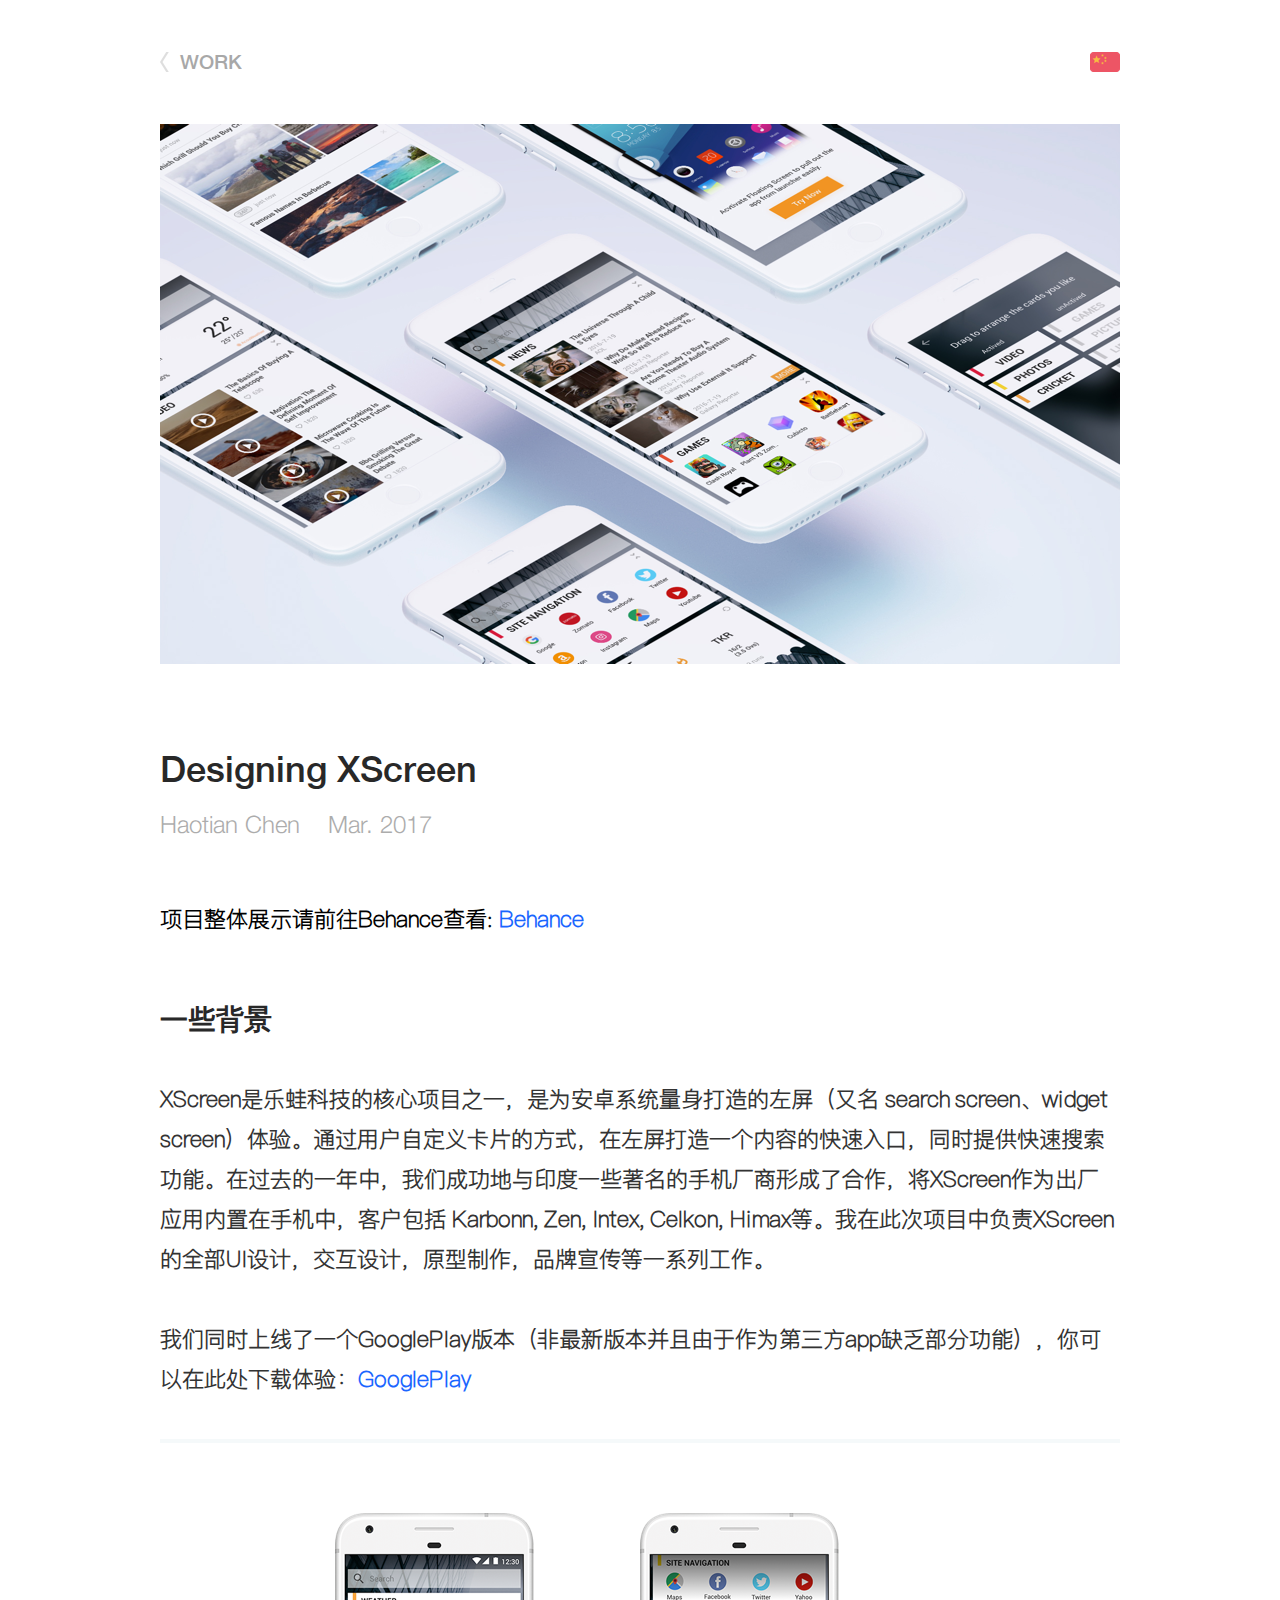
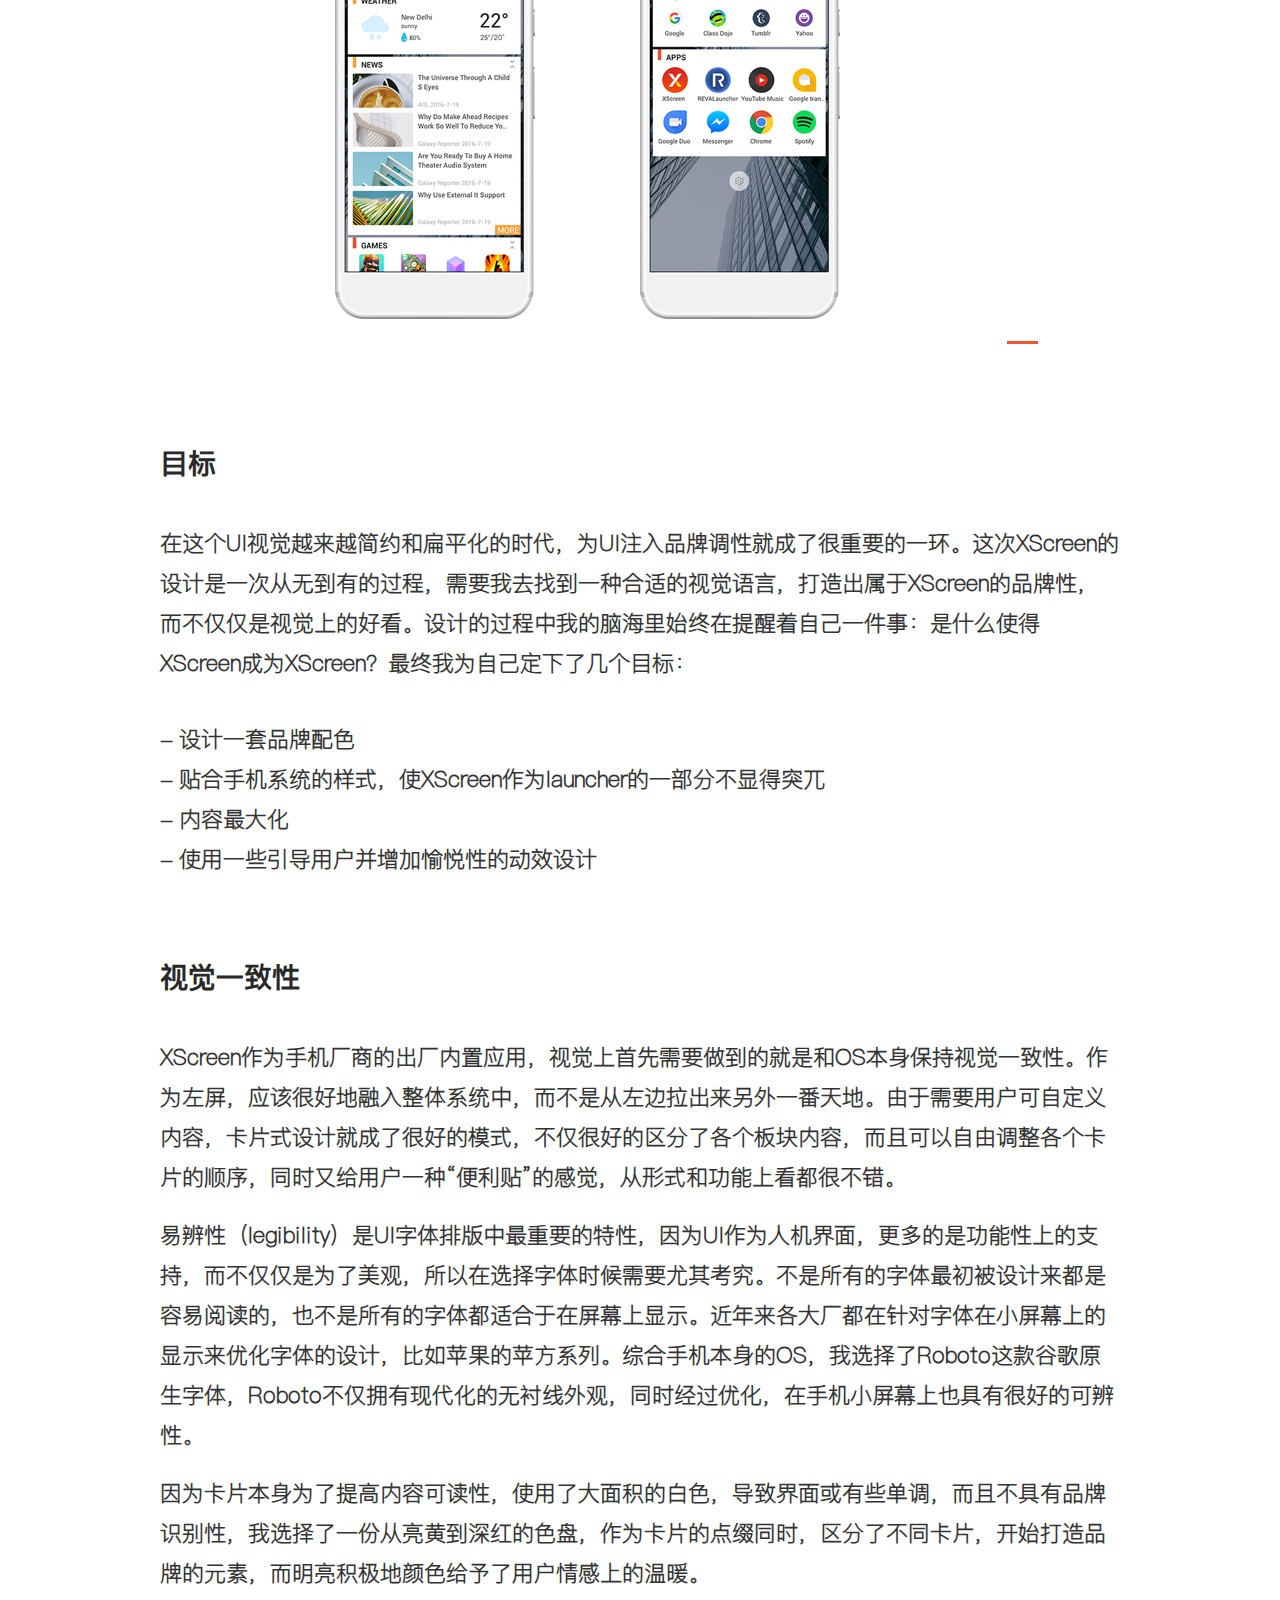
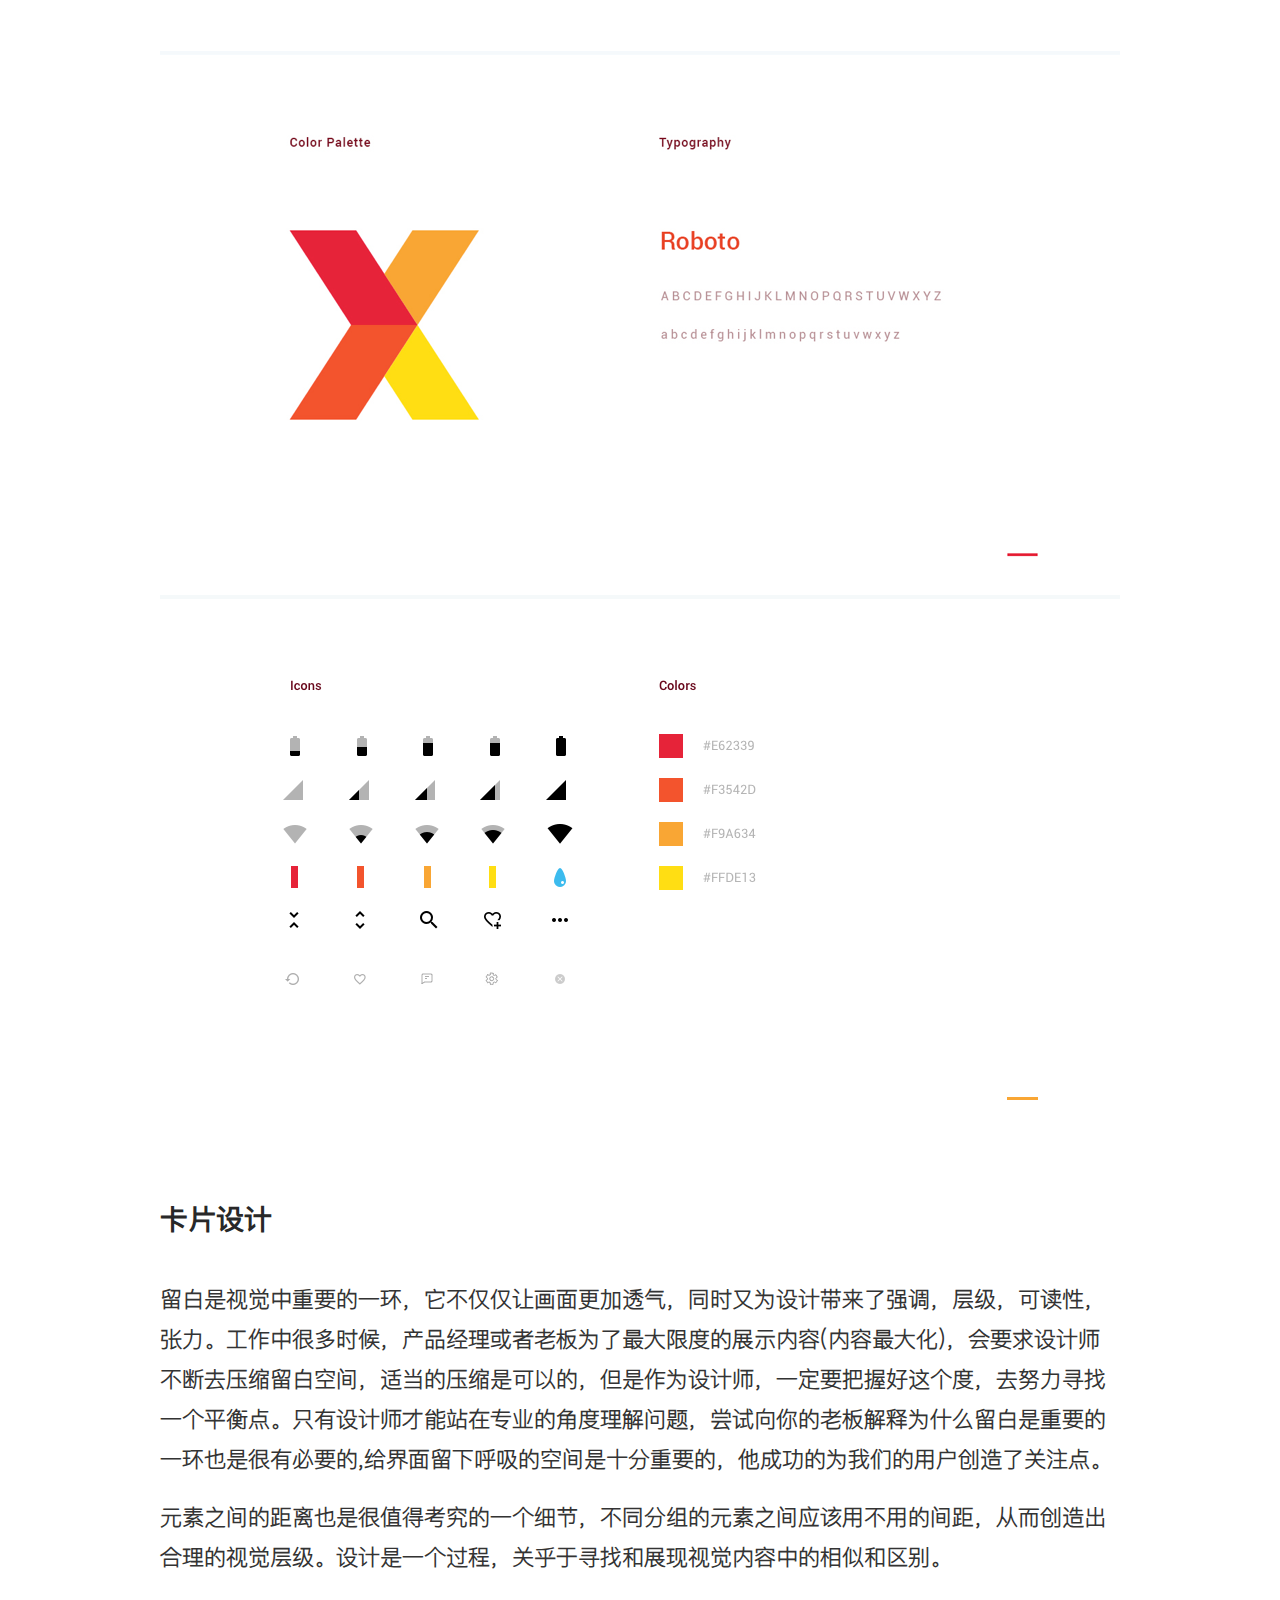
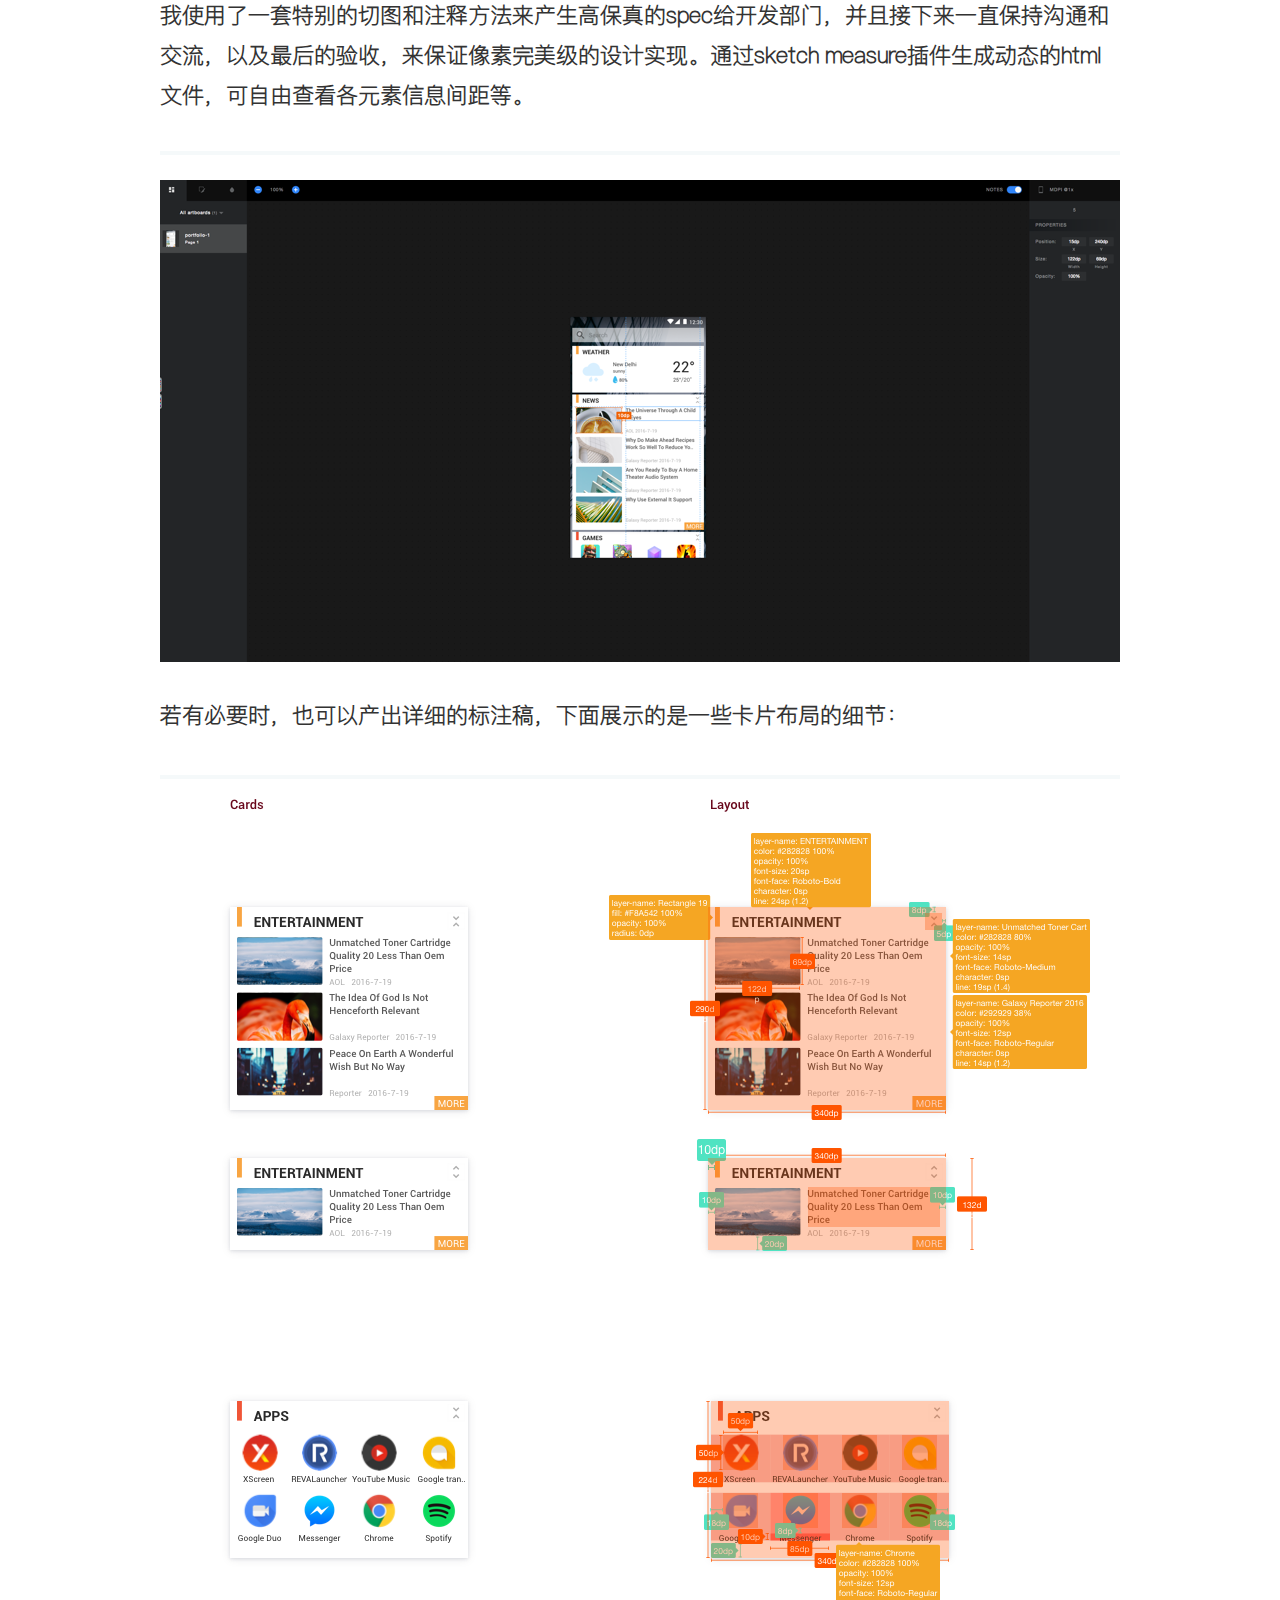
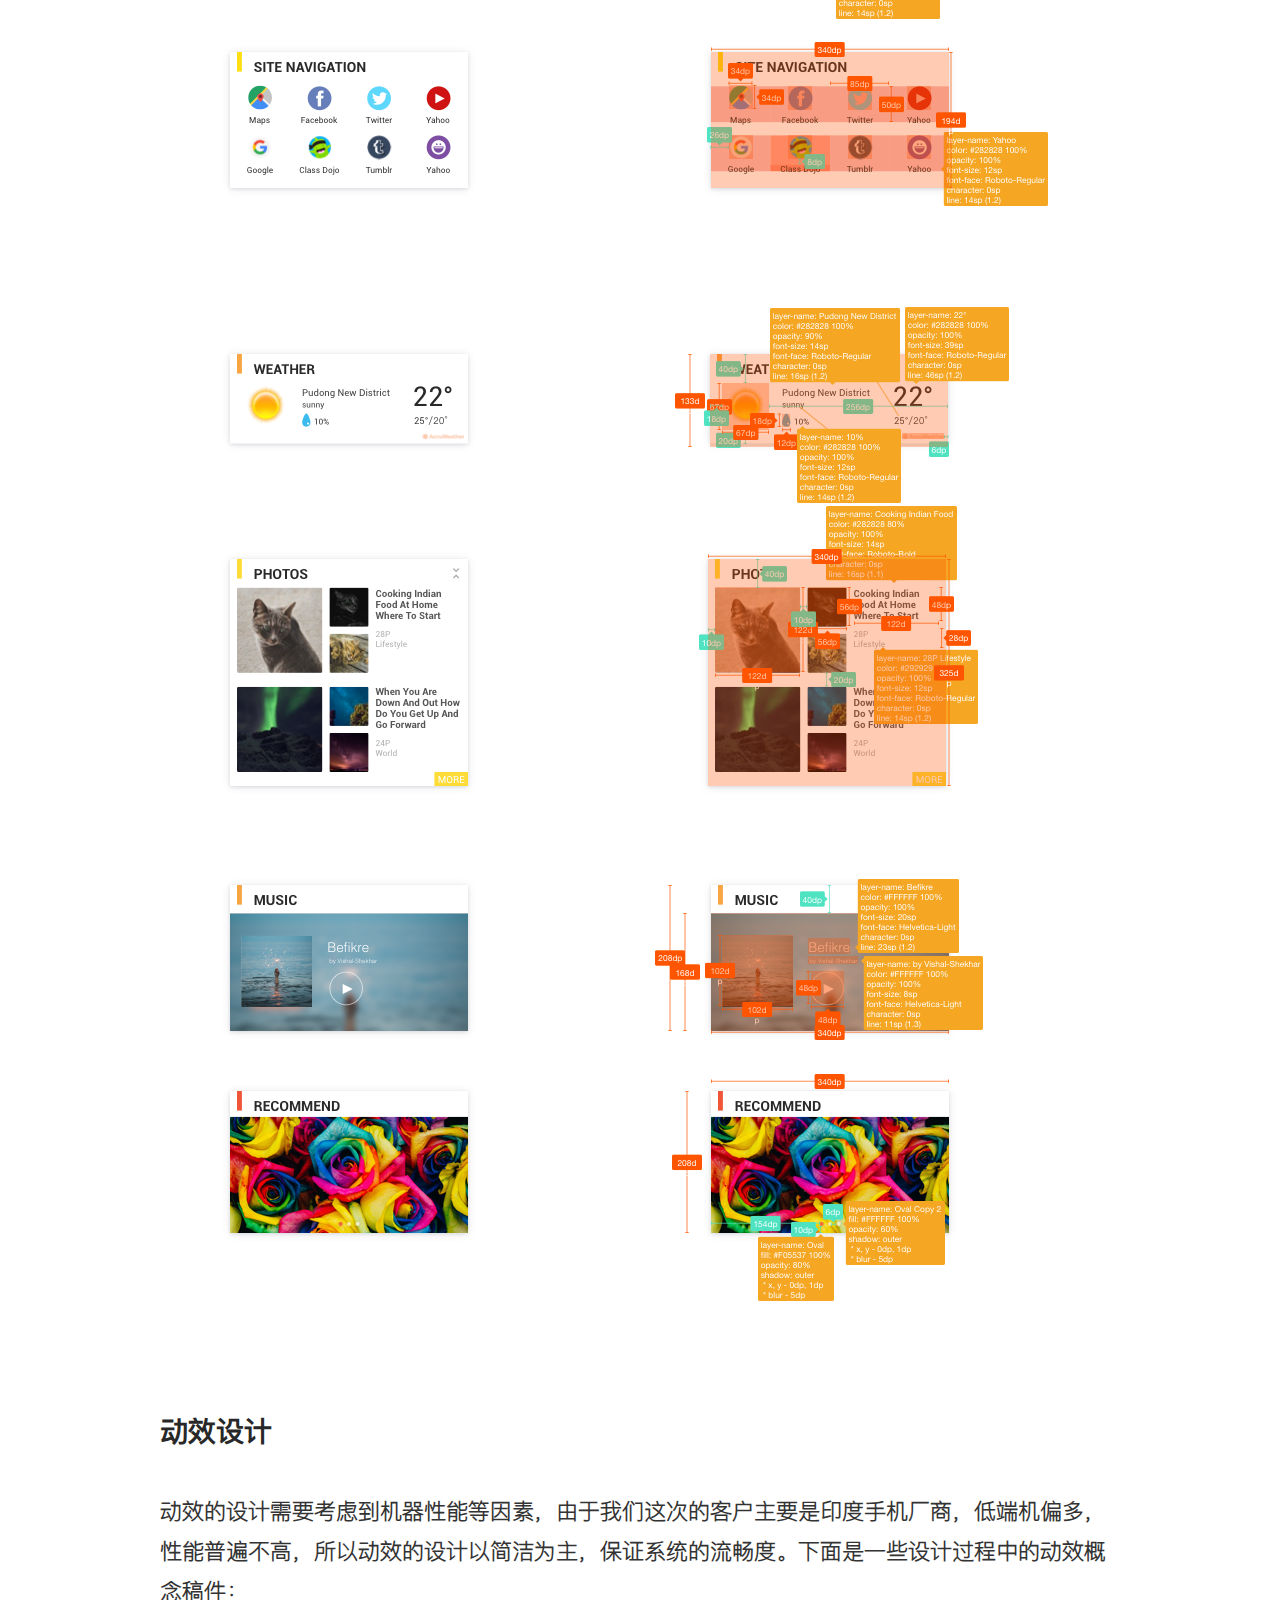
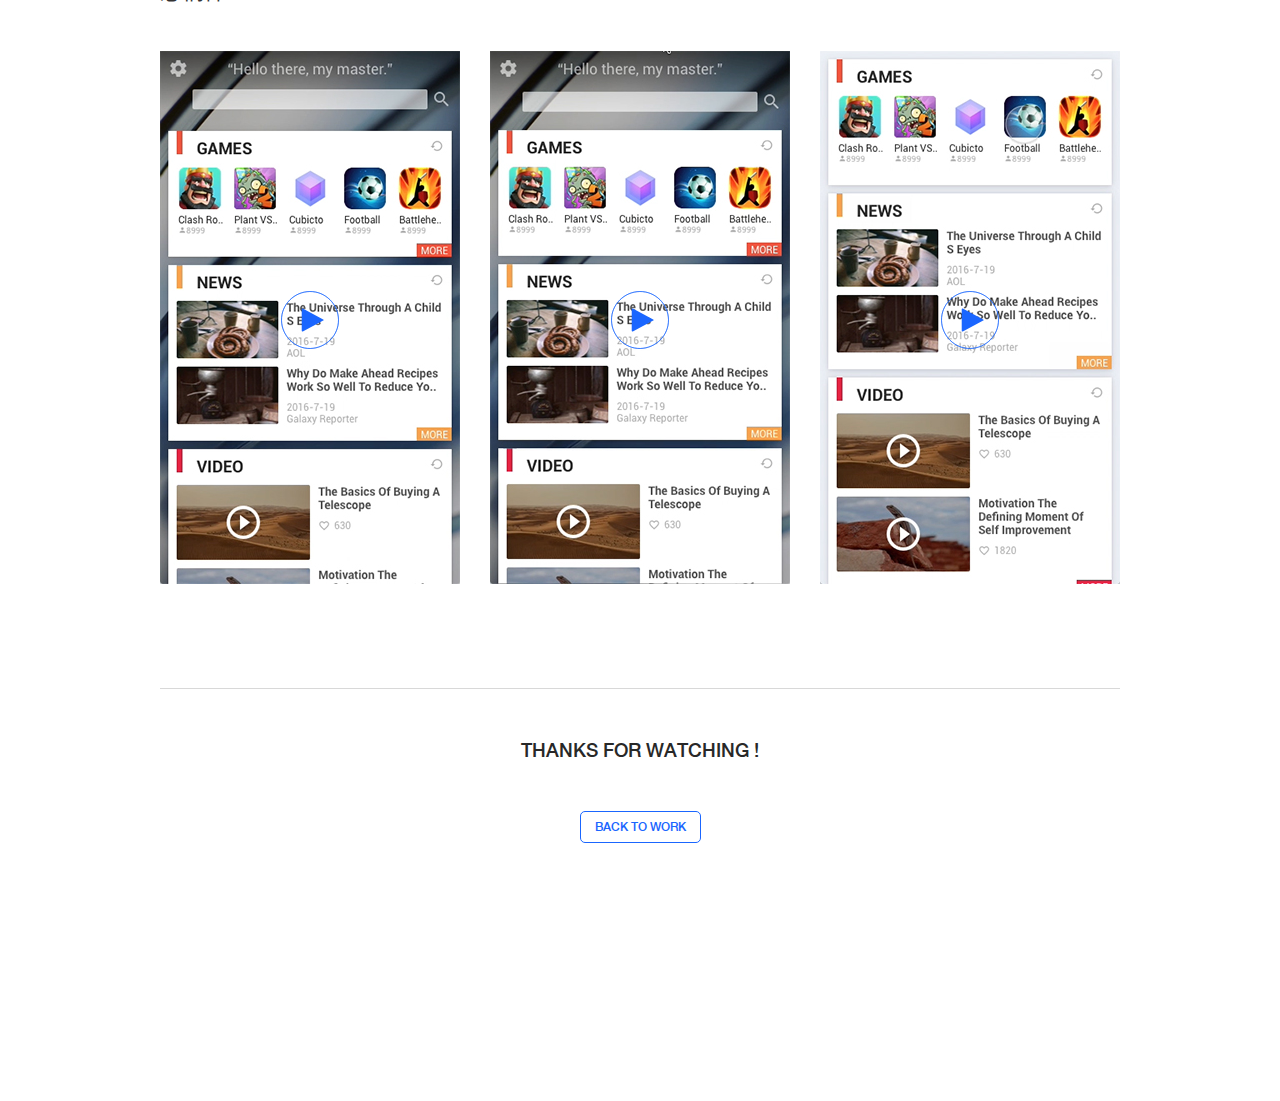
<file: case_study/Designing_XScreen.html>
<!DOCTYPE html>
<html lang="en">
<head>
    <meta charset="UTF-8">
    <title>Designing XScreen</title>
    <meta name="viewport" content="width=device-width, user-scalable=no, initial-scale=1.0, maximum-scale=1.0, minimum-scale=1.0">
    <link rel="icon" type="image/png" href="../asset/images/icon.png" />
    <link rel="stylesheet" href="../css/content.css">
    <script src="../js/jquery.js"></script>
</head>
<body>
    <div class="container">
        <div class="header">
            <a class="back" href="../index.html">work</a>
            
            <a href="##" class="box">
                <div class="front">
                    <img src="../asset/contentImg/zh.png" alt="中文" />
                </div>
                <div class="back">
                    <img src="../asset/contentImg/en.png" alt="英文" />
                </div>
             </a>
             
        </div>
        <div class="main">
        <img class="xscreen" src="../asset/contentImg/tu-1.png" alt="">
        <div class="title">
            <h1>Designing XScreen</h1> 
            <p><span>Haotian Chen</span>&nbsp;&nbsp;&nbsp;&nbsp;&nbsp;&nbsp;&nbsp;<span>Mar. 2017</span></p>
            <p class="behance">项目整体展示请前往Behance查看: <a href="https://www.behance.net/gallery/50967421/XScreen" target="_blank">Behance</a></p>
        </div>  
        </div>
        <div class="background">
            <h2>一些背景</h2>
            <p>XScreen是乐蛙科技的核心项目之一，是为安卓系统量身打造的左屏（又名 search screen、widget screen）体验。通过用户自定义卡片的方式，在左屏打造一个内容的快速入口，同时提供快速搜索功能。在过去的一年中，我们成功地与印度一些著名的手机厂商形成了合作，将XScreen作为出厂应用内置在手机中，客户包括 Karbonn, Zen, Intex, Celkon, Himax等。我在此次项目中负责XScreen的全部UI设计，交互设计，原型制作，品牌宣传等一系列工作。</br></br>
            我们同时上线了一个GooglePlay版本（非最新版本并且由于作为第三方app缺乏部分功能），你可以在此处下载体验：<a href="https://play.google.com/store/apps/details?id=com.reva.xscreen">GooglePlay</a>
            </p>
            <img src="../asset/contentImg/tu-1.5.png" alt="">
        </div>
        <div class="aim">
            <h2>目标</h2>
            <p>在这个UI视觉越来越简约和扁平化的时代，为UI注入品牌调性就成了很重要的一环。这次XScreen的设计是一次从无到有的过程，需要我去找到一种合适的视觉语言，打造出属于XScreen的品牌性，而不仅仅是视觉上的好看。设计的过程中我的脑海里始终在提醒着自己一件事：是什么使得XScreen成为XScreen？最终我为自己定下了几个目标：
            </p>
            </br></br>
            <ul>
                <li>- 设计一套品牌配色</li>
                <li>- 贴合手机系统的样式，使XScreen作为launcher的一部分不显得突兀</li>
                <li>- 内容最大化</li>
                <li>- 使用一些引导用户并增加愉悦性的动效设计</li>
            </ul>
            </br>
        </div>
        <div class="vision">
            <h2>视觉一致性</h2>
            <p>XScreen作为手机厂商的出厂内置应用，视觉上首先需要做到的就是和OS本身保持视觉一致性。作为左屏，应该很好地融入整体系统中，而不是从左边拉出来另外一番天地。由于需要用户可自定义内容，卡片式设计就成了很好的模式，不仅很好的区分了各个板块内容，而且可以自由调整各个卡片的顺序，同时又给用户一种“便利贴”的感觉，从形式和功能上看都很不错。</p>
            </br>
            <p>易辨性（legibility）是UI字体排版中最重要的特性，因为UI作为人机界面，更多的是功能性上的支持，而不仅仅是为了美观，所以在选择字体时候需要尤其考究。不是所有的字体最初被设计来都是容易阅读的，也不是所有的字体都适合于在屏幕上显示。近年来各大厂都在针对字体在小屏幕上的显示来优化字体的设计，比如苹果的苹方系列。综合手机本身的OS，我选择了Roboto这款谷歌原生字体，Roboto不仅拥有现代化的无衬线外观，同时经过优化，在手机小屏幕上也具有很好的可辨性。</p>
            </br>
            <p class="vision_last_p">因为卡片本身为了提高内容可读性，使用了大面积的白色，导致界面或有些单调，而且不具有品牌识别性，我选择了一份从亮黄到深红的色盘，作为卡片的点缀同时，区分了不同卡片，开始打造品牌的元素，而明亮积极地颜色给予了用户情感上的温暖。</p>
            </br>
            <img src="../asset/contentImg/tu-2.png" alt="">
            <img src="../asset/contentImg/tu-3.png" alt="">
        </div>
        <div class="card">
            <h2>卡片设计</h2>
            <p>留白是视觉中重要的一环，它不仅仅让画面更加透气，同时又为设计带来了强调，层级，可读性，张力。工作中很多时候，产品经理或者老板为了最大限度的展示内容(内容最大化)，会要求设计师不断去压缩留白空间，适当的压缩是可以的，但是作为设计师，一定要把握好这个度，去努力寻找一个平衡点。只有设计师才能站在专业的角度理解问题，尝试向你的老板解释为什么留白是重要的一环也是很有必要的,给界面留下呼吸的空间是十分重要的，他成功的为我们的用户创造了关注点。</p>
            </br>        
            <p>元素之间的距离也是很值得考究的一个细节，不同分组的元素之间应该用不用的间距，从而创造出合理的视觉层级。设计是一个过程，关乎于寻找和展现视觉内容中的相似和区别。</p>
            </br>
            <p>我使用了一套特别的切图和注释方法来产生高保真的spec给开发部门，并且接下来一直保持沟通和交流，以及最后的验收，来保证像素完美级的设计实现。通过sketch measure插件生成动态的html文件，可自由查看各元素信息间距等。</p>
            </br>
            </br>
            <img src="../asset/contentImg/tu-4.png" alt="">
            <p style="padding-bottom:40px;">若有必要时，也可以产出详细的标注稿，下面展示的是一些卡片布局的细节：</p>
            <img src="../asset/contentImg/tu-5.png" alt="">
            <img src="../asset/contentImg/tu-6.png" alt="">
            <img src="../asset/contentImg/tu-7.png" alt="">
            <img src="../asset/contentImg/tu-8.png" alt="">                        
        </div>
        <div class="effect">
            <h2>动效设计</h2>
            <p>动效的设计需要考虑到机器性能等因素，由于我们这次的客户主要是印度手机厂商，低端机偏多，性能普遍不高，所以动效的设计以简洁为主，保证系统的流畅度。下面是一些设计过程中的动效概念稿件：</p>
            <ol class="clearfix">
                <li>

                    <video src="../asset/images/search animation.mov" poster="../asset/contentImg/video1.jpg" loop></video>
                                        <svg version="1.1" class="play" xmlns="http://www.w3.org/2000/svg" xmlns:xlink="http://www.w3.org/1999/xlink" x="0px" y="0px" height="100px" width="100px"
     viewBox="0 0 100 100" enable-background="new 0 0 100 100" xml:space="preserve">
  <path class="stroke-solid" fill="none" stroke="#1A66FF"  d="M49.9,2.5C23.6,2.8,2.1,24.4,2.5,50.4C2.9,76.5,24.7,98,50.3,97.5c26.4-0.6,47.4-21.8,47.2-47.7
    C97.3,23.7,75.7,2.3,49.9,2.5"/>
  <path class="stroke-dotted" fill="none" stroke="#1A66FF"  d="M49.9,2.5C23.6,2.8,2.1,24.4,2.5,50.4C2.9,76.5,24.7,98,50.3,97.5c26.4-0.6,47.4-21.8,47.2-47.7
    C97.3,23.7,75.7,2.3,49.9,2.5"/>
  <path class="icon" fill="#1A66FF" d="M38,69c-1,0.5-1.8,0-1.8-1.1V32.1c0-1.1,0.8-1.6,1.8-1.1l34,18c1,0.5,1,1.4,0,1.9L38,69z"/>
</svg>
                </li>
                <li>
                <svg version="1.1" class="play" xmlns="http://www.w3.org/2000/svg" xmlns:xlink="http://www.w3.org/1999/xlink" x="0px" y="0px" height="100px" width="100px"
     viewBox="0 0 100 100" enable-background="new 0 0 100 100" xml:space="preserve">
  <path class="stroke-solid" fill="none" stroke="#1A66FF"  d="M49.9,2.5C23.6,2.8,2.1,24.4,2.5,50.4C2.9,76.5,24.7,98,50.3,97.5c26.4-0.6,47.4-21.8,47.2-47.7
    C97.3,23.7,75.7,2.3,49.9,2.5"/>
  <path class="stroke-dotted" fill="none" stroke="#1A66FF"  d="M49.9,2.5C23.6,2.8,2.1,24.4,2.5,50.4C2.9,76.5,24.7,98,50.3,97.5c26.4-0.6,47.4-21.8,47.2-47.7
    C97.3,23.7,75.7,2.3,49.9,2.5"/>
  <path class="icon" fill="#1A66FF" d="M38,69c-1,0.5-1.8,0-1.8-1.1V32.1c0-1.1,0.8-1.6,1.8-1.1l34,18c1,0.5,1,1.4,0,1.9L38,69z"/>
</svg>
                    <!-- <iframe src="https://player.vimeo.com/video/211503341?loop=1&title=0&byline=0&portrait=0" width="300" height="533" frameborder="0" webkitallowfullscreen mozallowfullscreen allowfullscreen></iframe> -->
                    <video src="../asset/images/search drop down v2.mov" poster="../asset/contentImg/video2.jpg" loop></video>
                </li>
                <li>
                <svg version="1.1" class="play" xmlns="http://www.w3.org/2000/svg" xmlns:xlink="http://www.w3.org/1999/xlink" x="0px" y="0px" height="100px" width="100px"
     viewBox="0 0 100 100" enable-background="new 0 0 100 100" xml:space="preserve">
  <path class="stroke-solid" fill="none" stroke="#1A66FF"  d="M49.9,2.5C23.6,2.8,2.1,24.4,2.5,50.4C2.9,76.5,24.7,98,50.3,97.5c26.4-0.6,47.4-21.8,47.2-47.7
    C97.3,23.7,75.7,2.3,49.9,2.5"/>
  <path class="stroke-dotted" fill="none" stroke="#1A66FF"  d="M49.9,2.5C23.6,2.8,2.1,24.4,2.5,50.4C2.9,76.5,24.7,98,50.3,97.5c26.4-0.6,47.4-21.8,47.2-47.7
    C97.3,23.7,75.7,2.3,49.9,2.5"/>
  <path class="icon" fill="#1A66FF" d="M38,69c-1,0.5-1.8,0-1.8-1.1V32.1c0-1.1,0.8-1.6,1.8-1.1l34,18c1,0.5,1,1.4,0,1.9L38,69z"/>
</svg>
                   <!--  <iframe src="https://player.vimeo.com/video/211503467?loop=1&title=0&byline=0&portrait=0" width="300" height="533" frameborder="0" webkitallowfullscreen mozallowfullscreen allowfullscreen></iframe> -->
                   <video src="../asset/images/xscreen-move-fast.mov" poster="../asset/contentImg/video3.jpg" loop></video>
                </li>
            </ol>
        </div>
        <div class="footer">
            <p>Thanks for watching !</p>
            <a href="../index.html">back to work</a>
        </div>
    </div>
    
    <script>
        $(function() {
            var videos = $('video');
            var plays = $('.play');
            $.each(plays,function(index,val) {
                $(val).on('click',function(){
                    videos[index].play();
                $(val).css('opacity',0);
                })
            });
            if(navigator.userAgent.toLowerCase().indexOf('iphone')>-1) {
                plays.css('opacity',0);
            };
            // 中英文切换
            if($(document).innerWidth() >960) {
                $(".box").hover(function(){
                $(this).toggleClass("flip");
            });
            }
            if($(document).innerWidth() < 960) {
                $('.main img,.background img,.aim img,.vision img,.card img').width($(document).innerWidth());
            };
        })
    </script>
    <script src="../js/data.js"></script>
</body>
</html>
</file>
<file: css/content.css>
* {
    margin: 0;
    padding: 0;
}

a {
    text-decoration: none;
    color: #000;
}

a:hover {
    color: #000;
}

ul li,
ol li {
    list-style: none;
}

.clearfix:after {
    display: block;
    content: '';
    clear: both;
    visibility: hidden;
}

.clearfix {
    zoom: 1;
}

img {
    display: inline-block;
}


/*font*/

@font-face {
    font-family: "PingFang Light";
    src: url("../asset/fonts/PingFang Light.eot");
    /* IE9 */
    src: url("../asset/fonts/PingFang Light.eot?#iefix") format("embedded-opentype"), /* IE6-IE8 */
    url("../asset/fonts/PingFang Light.woff") format("woff"), /* chrome、firefox */
    url("../asset/fonts/PingFang Light.ttf") format("truetype"), /* chrome、firefox、opera、Safari, Android, iOS 4.2+ */
    url("../asset/fonts/PingFang Light.svg#PingFang Light") format("svg");
    /* iOS 4.1- */
    font-style: normal;
    font-weight: normal;
}

@font-face {
    font-family: "PingFang Medium";
    src: url("../asset/fonts/PingFang Medium.eot");
    /* IE9 */
    src: url("../asset/fonts/PingFang Medium.eot?#iefix") format("embedded-opentype"), /* IE6-IE8 */
    url("../asset/fonts/PingFang Medium.woff") format("woff"), /* chrome、firefox */
    url("../asset/fonts/PingFang Medium.ttf") format("truetype"), /* chrome、firefox、opera、Safari, Android, iOS 4.2+ */
    url("../asset/fonts/PingFang Medium.svg#PingFang Medium") format("svg");
    /* iOS 4.1- */
    font-style: normal;
    font-weight: normal;
}

@font-face {
    font-family: HelveticaNeue-Light;
    src: url('../asset/fonts/HelveticaNeue-Light.otf') format('opentype');
}

@font-face {
    font-family: HelveticalNeue_md;
    src: url('../asset/fonts/HelveticaNeue-Medium.ttf') format('truetype');
}

html,
body {
    width: 100%;
    height: 100%;
    /*overflow-x:hidden;*/
}

img {
    display: inline-block;
}

.container {
    width: 100%;
    max-width: 960px;
    margin: 0 auto;
}


/*header*/

.header {
    height: 124px;
    position: relative;
}

ol li {
    float: left;
}

ol li:nth-child(2) {
    margin: 0 30px;
}

.header a {
    display: block;
}

.header a.back {
    position: absolute;
    top: 50px;
    background: url(../asset/contentImg/back.png) no-repeat left center;
    padding-left: 20px;
    opacity: 0.4;
    font-family: HelveticalNeue_md;
    font-size: 20px;
    color: #282828;
    -webkit-text-transform: uppercase;
    -moz-text-transform: uppercase;
    -ms-text-transform: uppercase;
    -o-text-transform: uppercase;
    text-transform: uppercase;
}

@media only screen and (max-width:768px) {
    .header a.back {
        font-size: 16px;
    }
}


/*title*/

.title {
    padding-top: 80px;
}

h1 {
    font-family: HelveticalNeue_md;
    font-weight: 200;
    font-size: 36px;
    color: #282828;
}

.title p {
    padding-top: 20px;
}

.title p span {
    opacity: 0.38;
    font-family: HelveticaNeue-Light;
    font-size: 24px;
    color: #282828;
}

.title .behance {
    font-weight: bold;
    padding: 60px 0;
    font-family: "PingFang Light";
    font-size: 22px;
    /*color: #333333;*/
    line-height: 40px;
}


/*background*/

.background h2,
.aim h2,
.vision h2,
.card h2,
.effect h2 {
    padding-bottom: 40px;
    font-family: "PingFang Medium";
    font-size: 28px;
    color: #282828;
}

.background p,
.aim p,
.vision p,
.card p,
.effect p {
    font-family: "PingFang Light";
    font-weight: bold;
    font-size: 22px;
    color: #333333;
    line-height: 40px;
}

.background img {
    margin-top: 40px;
    margin-bottom: 60px;
}


/*aim*/

.aim ul li {
    font-weight: bold;
    font-family: "PingFang Light";
    font-size: 22px;
    color: #333333;
    line-height: 40px;
}


/*vision*/

.vision {
    padding-top: 60px;
    padding-bottom: 60px;
}

.vision .vision_last_p {
    padding-bottom: 40px;
}


/*card*/

.card {
    padding-bottom: 60px;
}

.card .explain {
    padding: 40px 0;
}


/*effect*/

.effect {
    padding-bottom: 100px;
    border-bottom: 1px solid #D8D8D8;
}

.effect ol {
    padding-top: 40px;
}

.effect ol li {
    width: 300px;
    position: relative;
}

.play {
    width: 60px;
    height: 60px;
    position: absolute;
    margin: auto;
    right: 0;
    bottom: 0;
    left: 0;
    top: 0;
    z-index: 10;
    display: block;
    cursor: pointer;
}

.effect ol li video {
    width: 300px;
    z-index: -1;
}


/*footer*/

.footer {
    padding-bottom: 258px;
}

.footer p {
    font-family: HelveticalNeue_md;
    font-size: 19px;
    color: #282828;
    padding: 50px 0;
    text-align: center;
    -webkit-text-transform: uppercase;
    -moz-text-transform: uppercase;
    -ms-text-transform: uppercase;
    -o-text-transform: uppercase;
    text-transform: uppercase;
}

.footer a {
    font-family: HelveticalNeue_md;
    display: block;
    padding: 0 10px;
    width: 99px;
    height: 30px;
    border: 1px solid #1A66FF;
    border-radius: 5px;
    font-size: 12px;
    line-height: 30px;
    text-align: center;
    margin: 0 auto;
    color: #1A66FF;
    -webkit-text-transform: uppercase;
    -moz-text-transform: uppercase;
    -ms-text-transform: uppercase;
    -o-text-transform: uppercase;
    text-transform: uppercase;
}

.footer a:hover {
    transition: all 0.25s ease;
    -webkit-transition: all 0.25s ease;
    -moz-transition: all 0.25s ease;
    box-shadow: 0 2px 20px rgba(41, 99, 255, 1);
    background: #1A66FF;
    color: #fff;
}

.main .title .behance a,
.background a {
    color: #1A66FF;
}

@media only screen and (max-width:960px) {
    .main img,
    .background img,
    .aim img,
    .vision img,
    .card img {
        width: 100%;
    }
    .effect ol li {
        width: 300px;
        padding-top: 40px;
        float: none;
        margin: 0 auto;
        position: relative;
    }
    /* .effect ol li iframe {
        position:absolute;
    }*/
}

@media only screen and (max-width:768px) {
    .background h2,
    .aim h2,
    .vision h2,
    .card h2,
    .effect h2 {
        padding-left: 15px;
        font-size: 22px;
    }
    .background p,
    .aim p,
    .vision p,
    .card p,
    .effect p,
    .explain {
        padding-left: 15px;
        padding-right: 15px;
        font-size: 18px;
        line-height: 32px;
    }
    .aim ul li {
        font-size: 18px;
        padding-left: 15px;
        padding-right: 15px;
        ]''']

    }
    .main .title {
        padding-left: 15px;
        padding-right: 15px;
    }
    .main .title h1 {
        font-size: 28px;
    }
    .main .title span {
        font-size: 18px;
    }
    .main .title .behance {
        font-size: 18px;
    }
    .header {
        padding-left: 15px;
        padding-right: 15px;
    }
}


/*中英文切换*/

.box {
    position: absolute;
    perspective: 600px;
    top: 52px;
    right: 0px;
    display: block;
    width: 30px;
    height: 20px;
}

@media only screen and (max-width:768px) {
    .box {
        right: 15px;
    }
}

.box .front,
.box .back {
    position: absolute;
    transform-style: preserve-3d;
    backface-visibility: hidden;
    transition: all 0.5s ease-in-out;
}

.box .front img,
.box .back img {
    display: block;
}

.box .front {
    z-index: 900;
    transform: rotateX(0deg);
}

.box .back {
    z-index: 800;
    transform: rotateX(-180deg);
}

.flip .front {
    transform: rotateX(180deg);
    z-index: 900;
}

.flip .back {
    transform: rotateX(0deg);
    z-index: 1000;
}

.play {
    -webkit-transition: all 0.3s ease;
    -moz-transition: all 0.3s ease;
    -ms-transition: all 0.3s ease;
    -o-transition: all 0.3s ease;
    transition: all 0.3s ease;
}

.play:hover {
    opacity: 0.8;
}
</file>
